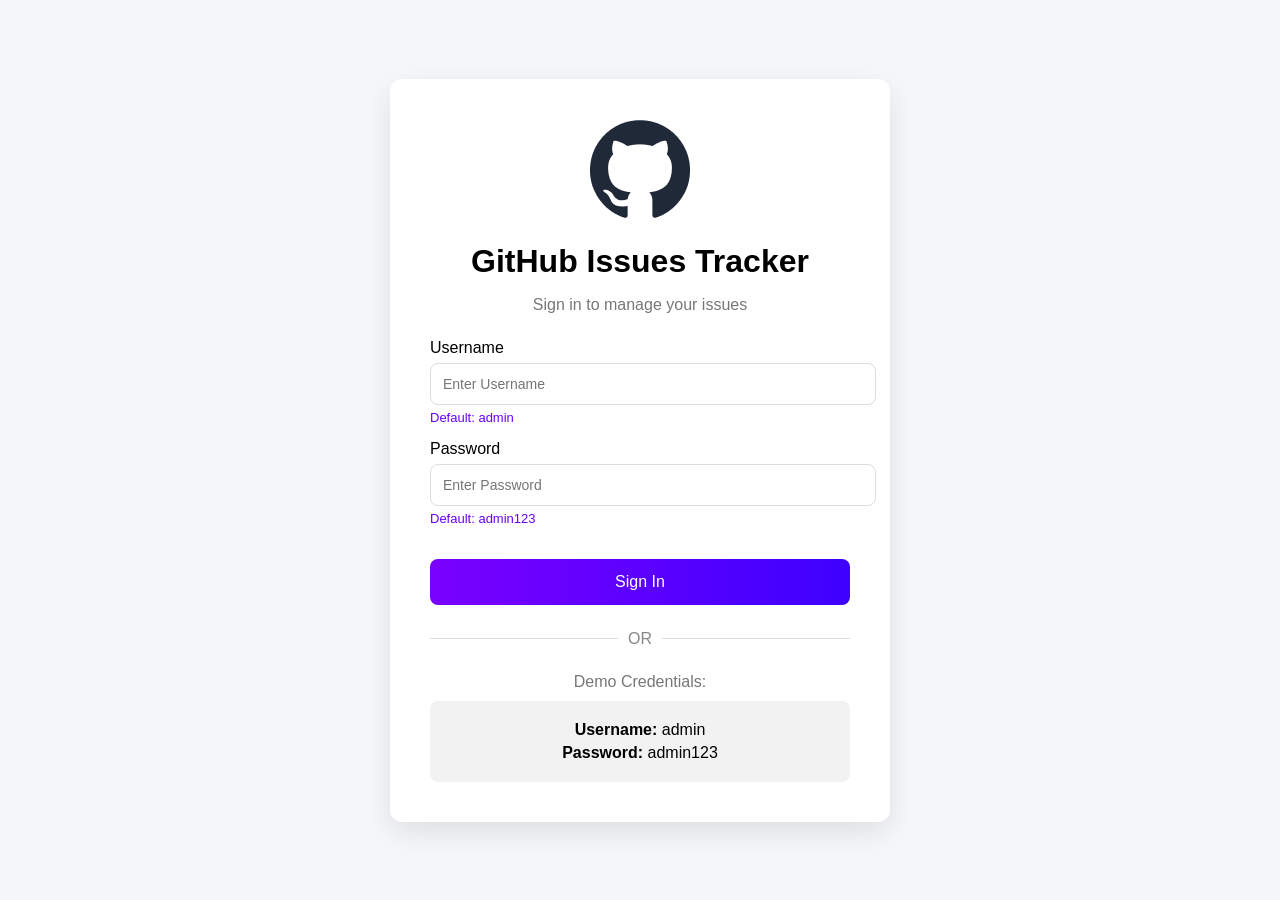
<file: index.html>
<!DOCTYPE html>
<html lang="en">

<head>
  <meta charset="UTF-8">
  <title>GitHub Issues Tracker</title>
  <link rel="stylesheet" href="style.css">
</head>

<body>

  <div class="login-wrapper">

    <div class="login-card">

      <img src="assets/github-logo.png" class="logo">

      <h1>GitHub Issues Tracker</h1>

      <p class="subtitle">Sign in to manage your issues</p>


      <label>Username</label>

      <input type="text" placeholder="Enter Username" id="username">

      <p class="default">Default: admin</p>


      <label>Password</label>

      <input type="password" placeholder="Enter Password" id="password">

      <p class="default">Default: admin123</p>


      <button class="login-btn" onclick="login()">Sign In</button>


      <div class="divider">
        <span></span>
        <p>OR</p>
        <span></span>
      </div>


      <p class="demo-title">Demo Credentials:</p>

      <div class="demo-box">

        <p><b>Username:</b> admin</p>

        <p><b>Password:</b> admin123</p>

      </div>

    </div>

  </div>

  <script src="script.js"></script>

</body>

</html>
</file>
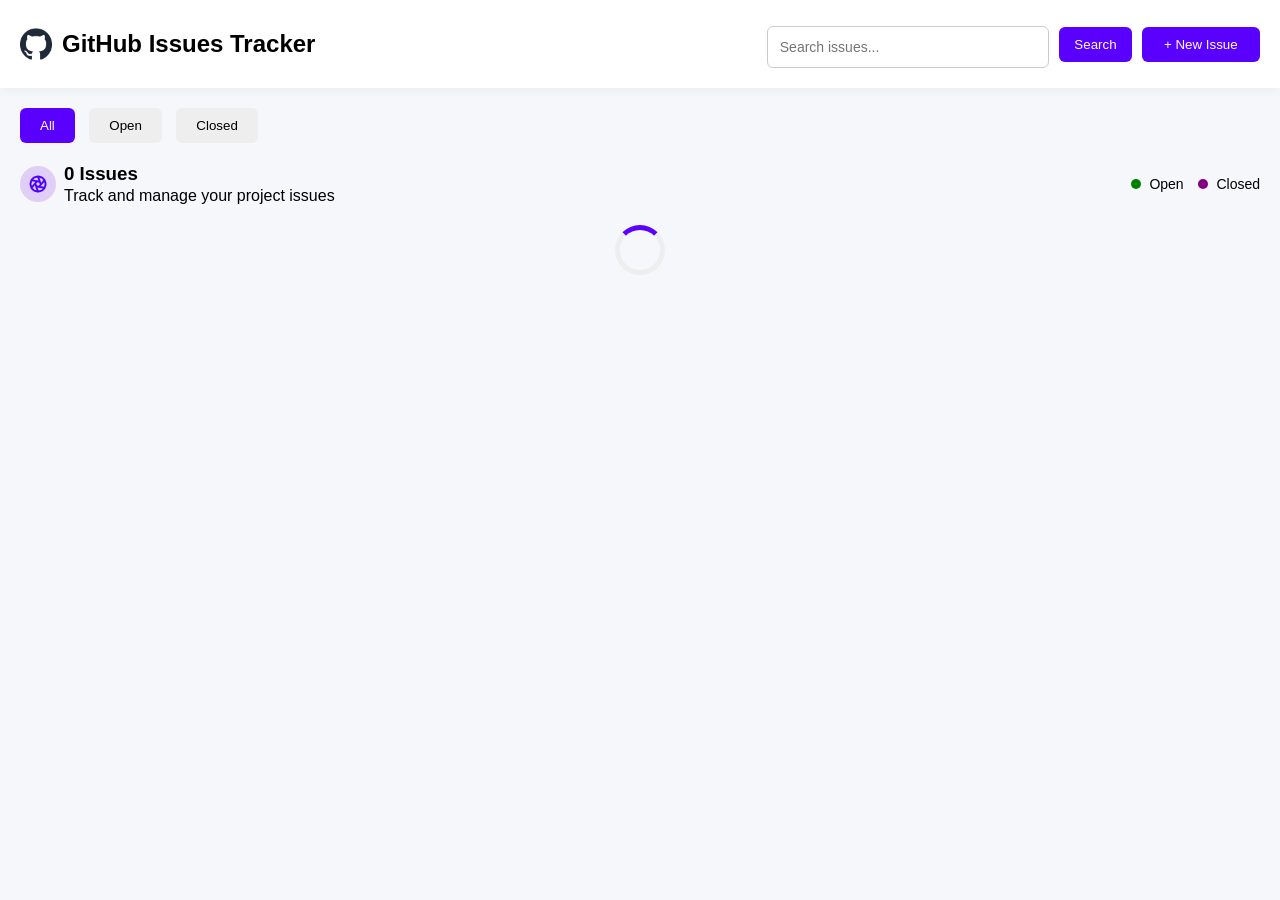
<file: home.html>
<!DOCTYPE html>
<html>

<head>
  <title>Issues Tracker</title>
  <link rel="stylesheet" href="style.css">
</head>

<body>

  <nav class="navbar">

    <div style="display: flex; align-items: center; gap: 10px;">
      <img src="assets/github-logo.png" alt="" height="32" width="32">
      <h2 style="margin: 0;">GitHub Issues Tracker</h2>
    </div>

    <div class="nav-right">

      <input id="searchInput" placeholder="Search issues...">

      <button onclick="searchIssue()">Search</button>
      <button class="new-btn">+ New Issue</button>

    </div>

  </nav>

  <section class="tabs">

    <button class="tab active" onclick="changeTab(this,'all')">All</button>
    <button class="tab" onclick="changeTab(this,'open')">Open</button>
    <button class="tab" onclick="changeTab(this,'closed')">Closed</button>

  </section>

  <section class="issue-info">

    <div style="display: flex; align-items: center; gap: 8px;">

      <div
        style="background-color: rgba(138, 43, 226, 0.2);height: 36px;width: 36px;border-radius: 18px; display: flex;justify-content: center;align-items: center;">
        <img src="assets/Aperture.png" alt="Aperture Logo" height="20" width="20">
      </div>
      <div class="issue-info-text">
        <h3 id="issueCount">0 Issues</h3>
        <p>Track and manage your project issues</p>
      </div>

    </div>

    <div class="status">

      <span class="open-dot"></span> Open
      <span class="closed-dot"></span> Closed

    </div>

  </section>

  <div id="spinner" class="spinner"></div>

  <section id="issuesContainer" class="grid"></section>


  <div id="modal" class="modal">

    <div class="modal-box">

      <h2 id="modalTitle"></h2>

      <div class="modal-meta">
        <span id="modalStatusBadge" class="status-badge"></span>
        <span id="modalMetaInfo" class="meta-info"></span>
      </div>

      <div class="modal-badges" id="modalBadges">
        <span class="badge bug">BUG</span>
        <span class="badge help">HELP WANTED</span>
      </div>

      <p id="modalDesc" class="modal-description"></p>

      <div class="modal-footer">
        <div class="footer-left">
          <p class="footer-label">Assignee:</p>
          <p id="modalAuthor" class="footer-value"></p>
        </div>
        <div class="footer-right">
          <p class="footer-label">Priority:</p>
          <p id="modalPriority" class="priority-badge"></p>
        </div>
      </div>

      <button onclick="closeModal()" class="modal-close-btn">Close</button>

    </div>

  </div>

  <script src="script.js"></script>

</body>

</html>
</file>
<file: style.css>
body{
font-family:Arial;
margin:0;
background:#f5f7fb;
}

/* LOGIN */

.login-wrapper{
display:flex;
justify-content:center;
align-items:center;
height:100vh;
}

.login-card{

width:420px;
background:white;
padding:40px;
border-radius:12px;

box-shadow:0 10px 30px rgba(0,0,0,0.1);
text-align:center;
}

.logo{
width: 100px;height: 100px;
margin-bottom:10px;
}

h1{
margin:10px 0;
}

.subtitle{
color:#777;
margin-bottom:25px;
}

label{
display:block;
text-align:left;
margin-top:15px;
font-weight:500;
}

input{
width:100%;
padding:12px;
margin-top:6px;
border:1px solid #ddd;
border-radius:8px;
font-size:14px;
}

.default{
color:#6a00ff;
font-size:13px;
text-align:left;
margin-top:5px;
}

.login-btn{

width:100%;
padding:14px;
margin-top:20px;

border:none;
border-radius:8px;

font-size:16px;
color:white;

background:linear-gradient(90deg,#7a00ff,#3d00ff);

cursor:pointer;
}

.login-btn:hover{
opacity:0.9;
}

.divider{
display:flex;
align-items:center;
margin:25px 0;
}

.divider span{
flex:1;
height:1px;
background:#ddd;
}

.divider p{
margin:0 10px;
color:#888;
}

.demo-title{
color:#777;
margin-bottom:10px;
}

.demo-box{

background:#f2f2f2;
padding:15px;
border-radius:8px;

}

.demo-box p{
margin:5px 0;
}
/* NAVBAR */

.navbar{
display:flex;
justify-content:space-between;
align-items:center;
padding:20px;
background:white;
box-shadow:0 2px 10px rgba(0,0,0,0.05);
}
.nav-right{
  display:flex;
  align-items:center;
  gap:10px;
}

.nav-right input{
border-radius:6px;
border:1px solid #ccc;
}

.nav-right button{
padding:10px 15px;
border:none;
border-radius:6px;
background:#5a00ff;
color:white;
cursor:pointer;
}

.new-btn{
background:linear-gradient(90deg,#6a00ff,#4500ff);
width:200px;
}

/* TABS */

.tabs{
padding:20px;
}

.tab{
padding:10px 20px;
border:none;
background:#eee;
margin-right:10px;
border-radius:6px;
cursor:pointer;
}

.tab.active{
background:#5a00ff;
color:white;
}

/* ISSUE INFO */

.issue-info{
display:flex;
justify-content:space-between;
padding:0 20px;
align-items:center;
}

.issue-info-text h3{
margin:0 0 2px 0;
}

.issue-info-text p{
margin:0;
}

.status{
font-size:14px;
}

.open-dot{
width:10px;
height:10px;
background:green;
display:inline-block;
border-radius:50%;
margin-right:5px;
}

.closed-dot{
width:10px;
height:10px;
background:purple;
display:inline-block;
border-radius:50%;
margin-left:10px;
margin-right:5px;
}

/* GRID */

.grid{
display:grid;
grid-template-columns:repeat(4,1fr);
gap:20px;
padding:20px;
}

/* CARD */

.card{
background:white;
padding:20px;
border-radius:10px;
box-shadow:0 4px 10px rgba(0,0,0,0.05);
border-top:5px solid green;
cursor:pointer;
transition:0.2s;
position:relative;
}

.card.closed{
border-top:5px solid purple;
}

.card:hover{
transform:translateY(-5px);
}

.status-icon{
position:absolute;
top:10px;
left:10px;
width:24px;
height:24px;
}

/* BADGES */

.badge{
padding:4px 10px;
border-radius:20px;
font-size:12px;
margin-right:5px;
}

.bug{background:#ffdede;color:#d60000;}
.help{background:#fff2cc;color:#a37b00;}

.high{background:#ff4d4d;color:white;}
.medium{background:#ffb84d;color:white;}
.low{background:#ccc;color:black;}

/* MODAL */

.modal{
display:none;
position:fixed;
top:0;
left:0;
width:100%;
height:100%;
background:rgba(0,0,0,0.5);
z-index:1000;
}

.modal-box{
background:white;
padding:30px;
width:600px;
margin:100px auto;
border-radius:12px;
box-shadow:0 10px 40px rgba(0,0,0,0.2);
}

.modal-box h2{
margin:0 0 10px 0;
font-size:24px;
color:#24292f;
}

.modal-meta{
display:flex;
align-items:center;
gap:10px;
margin-bottom:15px;
}
.priorityBadge{
  position:absolute;
  top:0;
  right:5px;
}
.status-badge{
padding:4px 12px;
border-radius:20px;
font-size:13px;
font-weight:600;
}

.status-badge.open{
background:#1a7f37;
color:white;
}

.status-badge.closed{
background:#8250df;
color:white;
}

.meta-info{
color:#656d76;
font-size:14px;
}

.modal-badges{
margin-bottom:15px;
}

.modal-description{
color:#24292f;
font-size:15px;
line-height:1.6;
margin:15px 0 25px 0;
}

.modal-footer{
display:flex;
justify-content:space-between;
padding:20px 0;
margin-bottom:20px;
background:#f9f9f9;
padding-left:20px;
padding-right:20px;
border-radius:8px;
}

.footer-left,
.footer-right{
flex:1;
}

.footer-label{
font-size:13px;
color:#656d76;
margin:0 0 5px 0;
}

.footer-value{
font-size:15px;
color:#24292f;
margin:0;
font-weight:500;
}

.priority-badge{
padding:4px 12px;
border-radius:20px;
font-size:13px;
font-weight:600;
display:inline-block;
margin:0;
}

.priority-badge.high{
background:#d1242f;
color:white;
}

.priority-badge.medium{
background:#fb8500;
color:white;
}

.priority-badge.low{
background:#57606a;
color:white;
}

.modal-close-btn{
background:#6e40c9;
color:white;
border:none;
padding:10px 24px;
border-radius:6px;
font-size:14px;
font-weight:600;
cursor:pointer;
display:block;
margin-left:auto;
}

.modal-close-btn:hover{
background:#5a32a3;
}

/* SPINNER */

.spinner{
border:5px solid #eee;
border-top:5px solid #5a00ff;
border-radius:50%;
width:40px;
height:40px;
animation:spin 1s linear infinite;
margin:20px auto;
display:none;
}

@keyframes spin{
0%{transform:rotate(0deg);}
100%{transform:rotate(360deg);}
}

/* RESPONSIVE */

@media(max-width:900px){
.grid{
grid-template-columns:repeat(2,1fr);
}
}

@media(max-width:500px){
.grid{
grid-template-columns:1fr;
}
}
</file>
